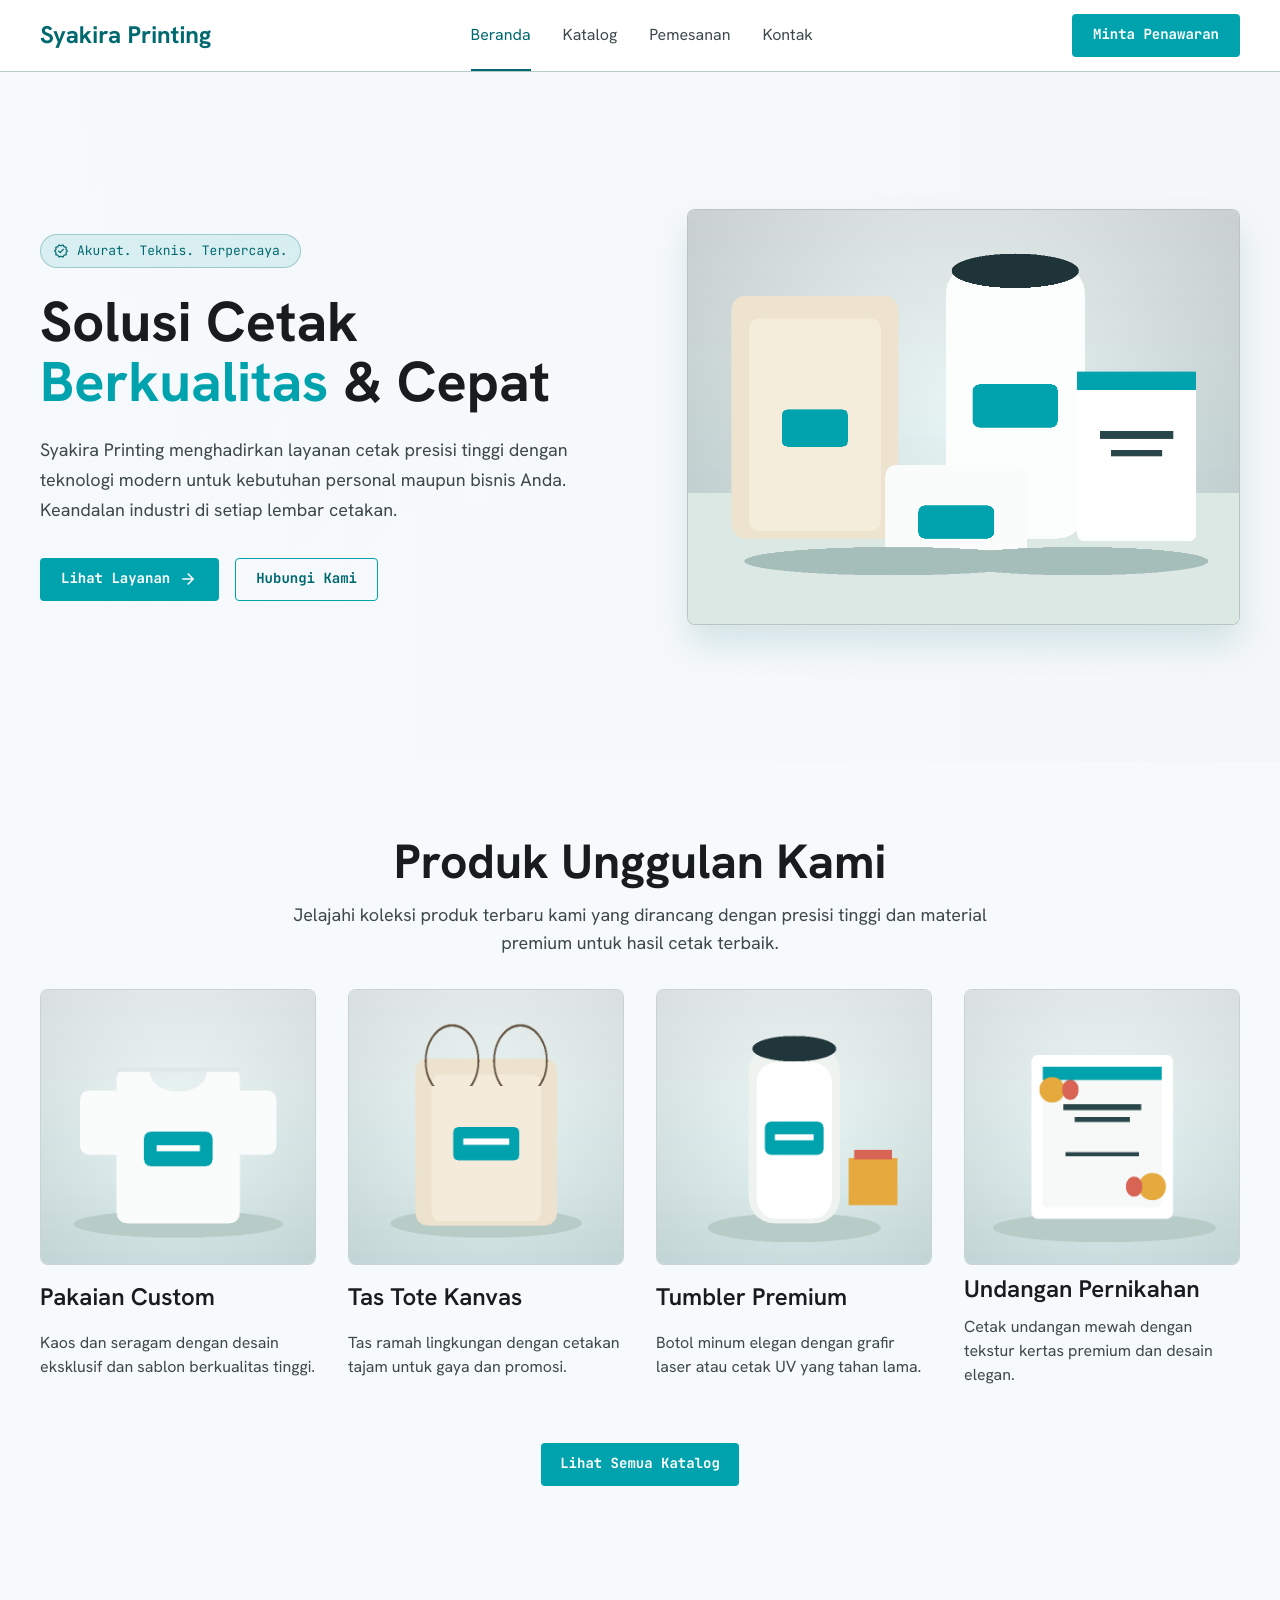
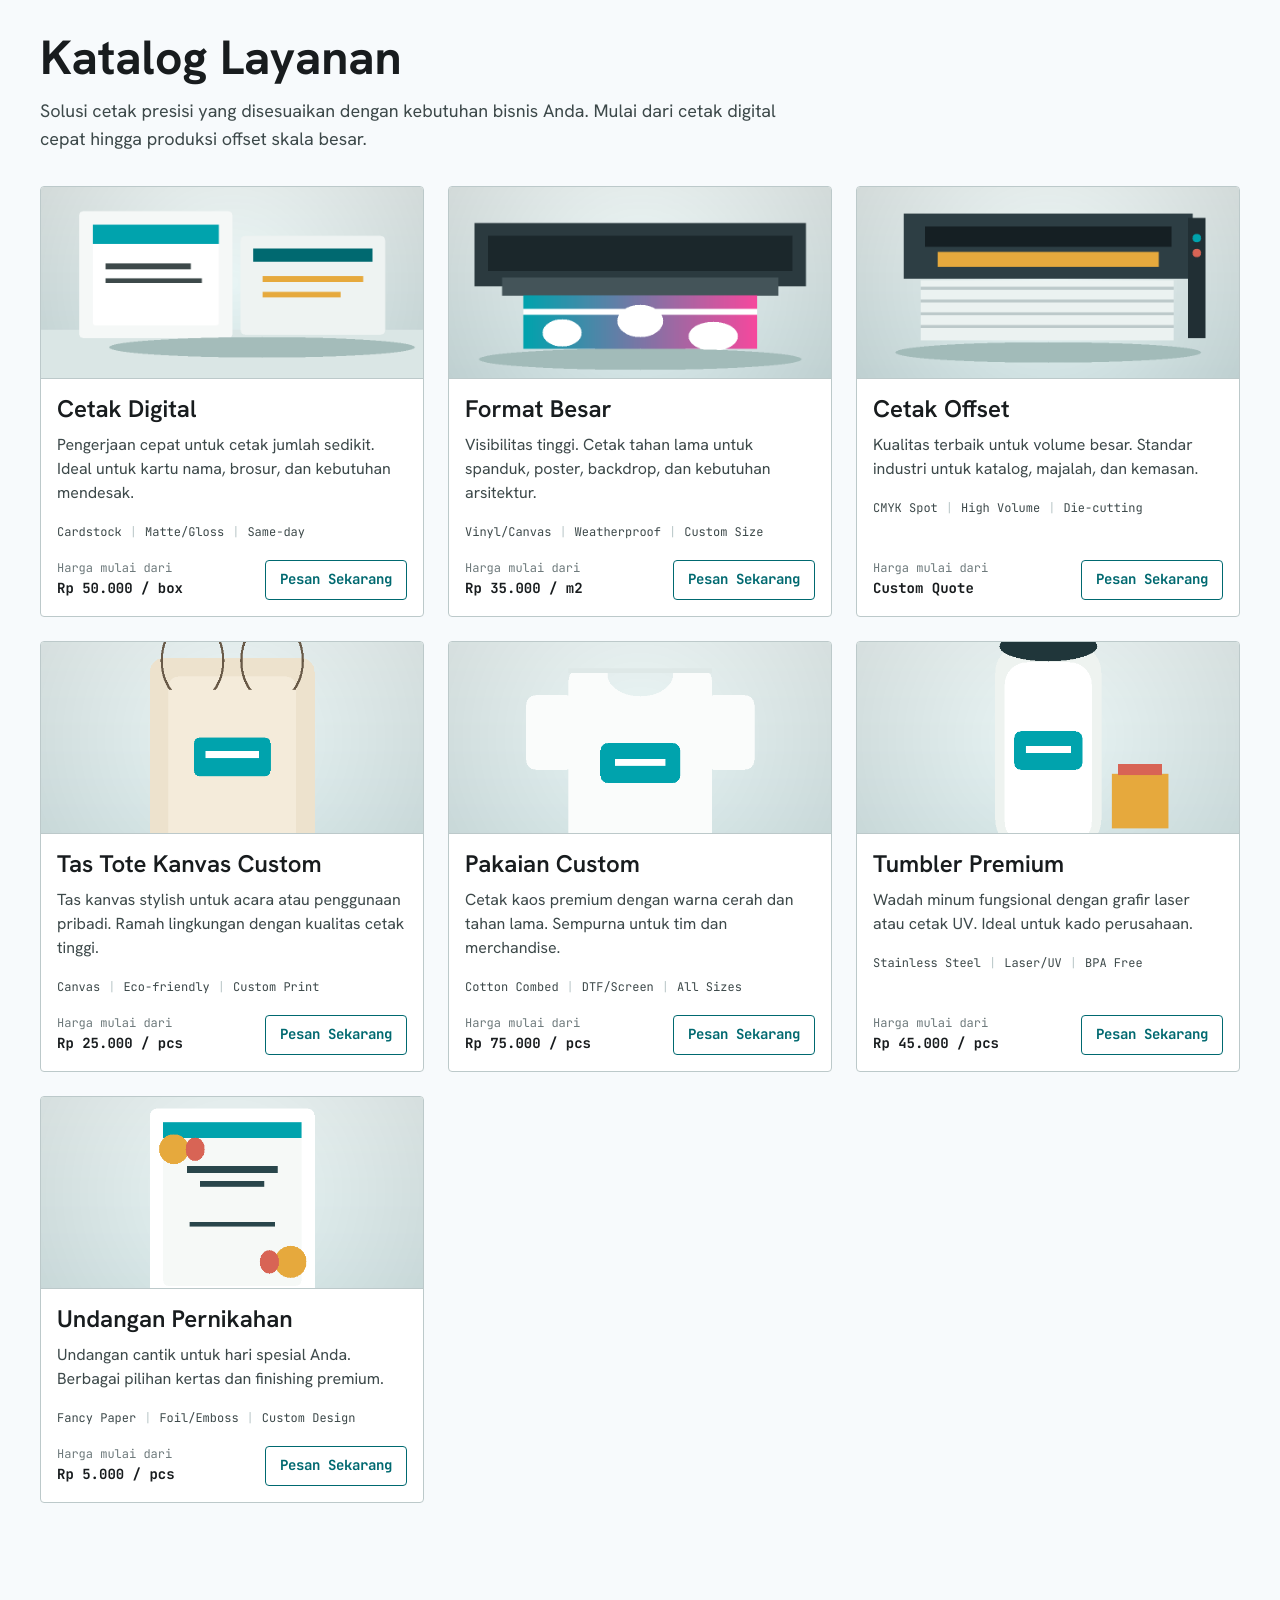
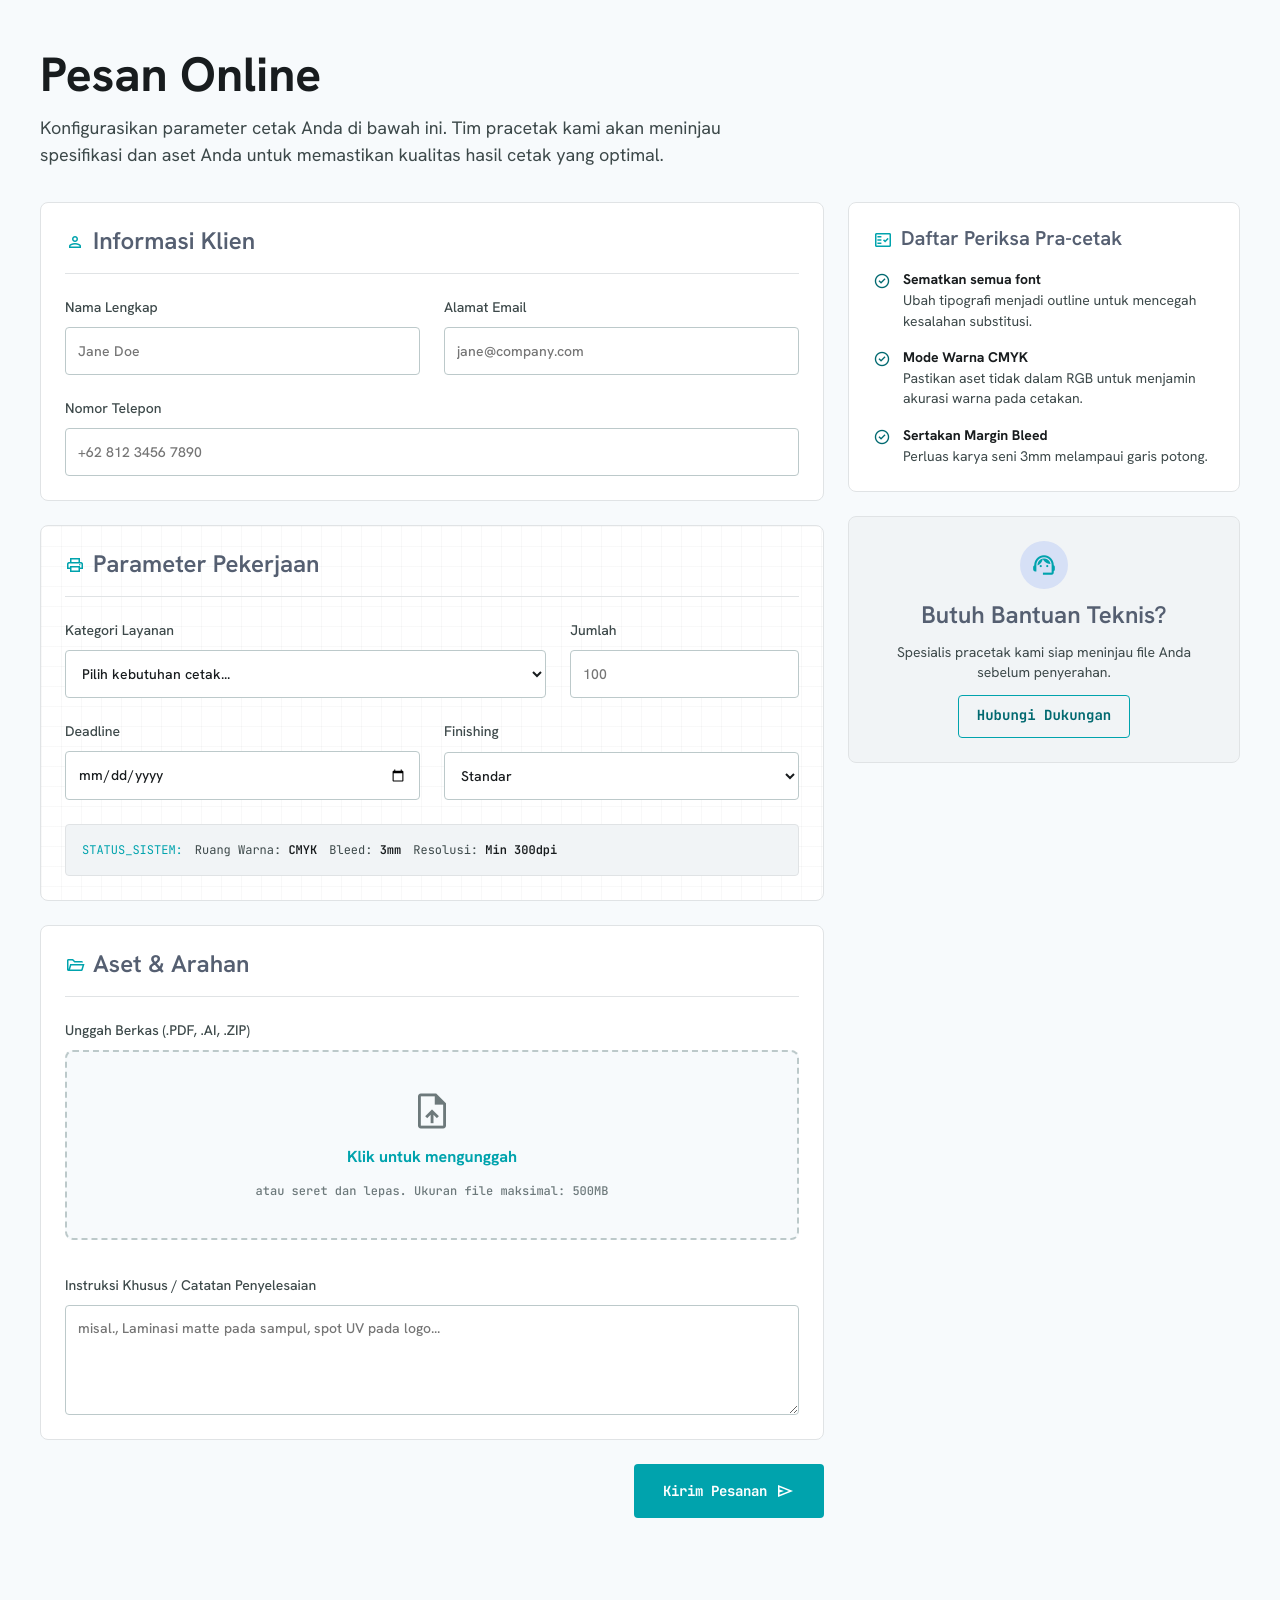
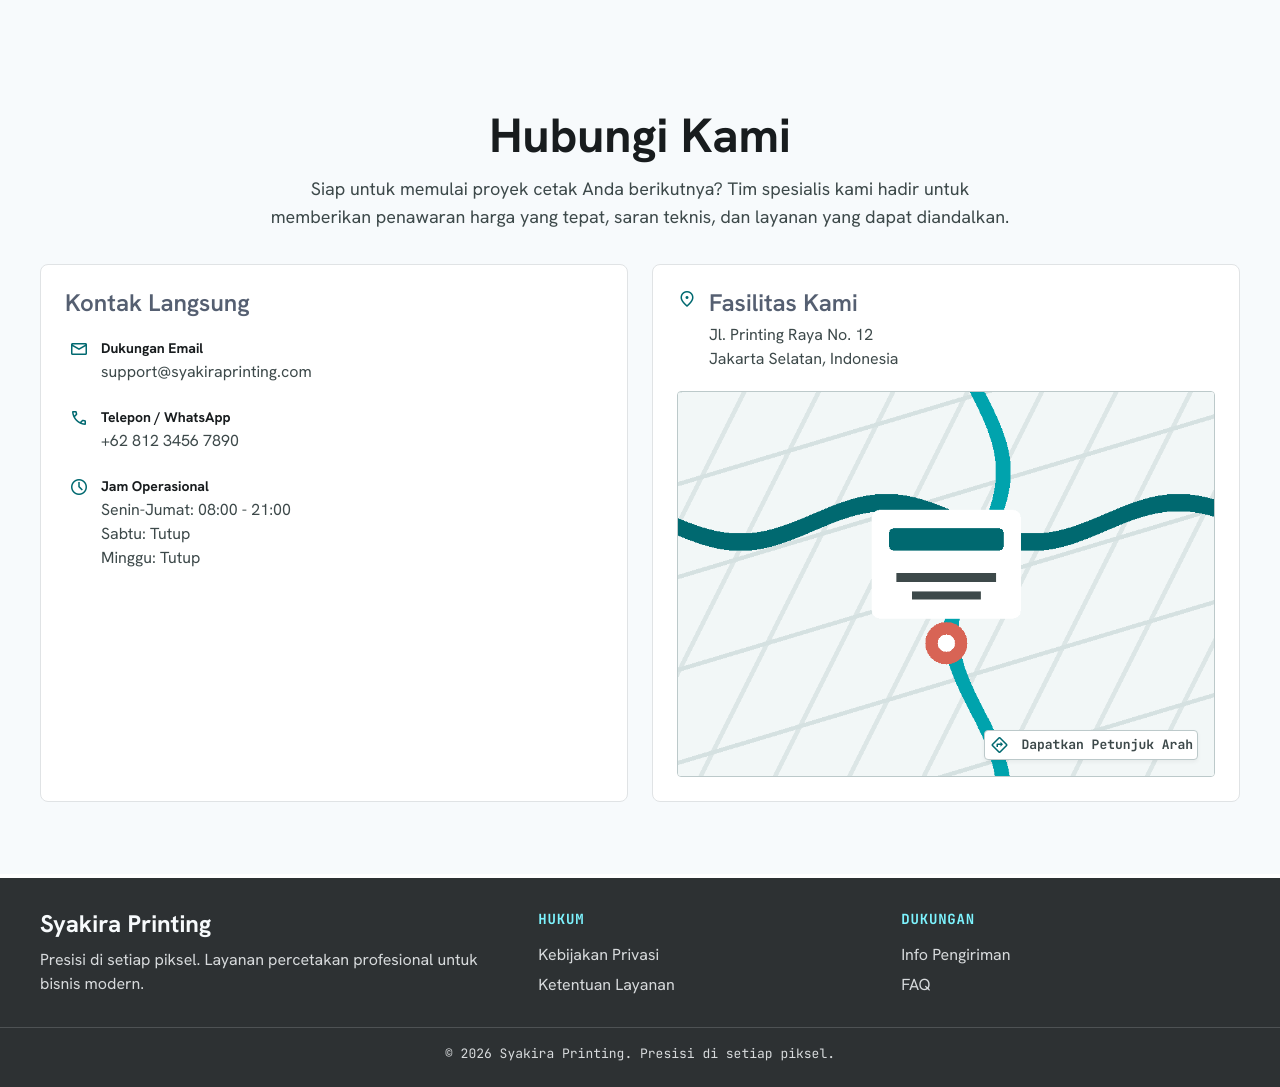
<file: index.html>
<!DOCTYPE html>
<html lang="id">
<head>
  <meta charset="UTF-8">
  <meta name="viewport" content="width=device-width, initial-scale=1.0">
  <title>Syakira Printing - Solusi Cetak Berkualitas & Cepat</title>
  <link rel="preconnect" href="https://fonts.googleapis.com">
  <link rel="preconnect" href="https://fonts.gstatic.com" crossorigin>
  <link href="https://fonts.googleapis.com/css2?family=Hanken+Grotesk:wght@400;500;600;700&family=JetBrains+Mono:wght@400;500;600&family=Material+Symbols+Outlined:wght@400&display=swap" rel="stylesheet">
  <link rel="stylesheet" href="styles.css">
</head>
<body>
  <header class="topbar">
    <div class="topbar-inner">
      <a class="brand" href="#beranda">Syakira Printing</a>
      <button class="menu-button" type="button" aria-expanded="false" aria-controls="site-nav">
        <span class="material-symbols-outlined" aria-hidden="true">menu</span>
      </button>
      <nav class="site-nav" id="site-nav" aria-label="Navigasi utama">
        <a class="active" href="#beranda">Beranda</a>
        <a href="#katalog">Katalog</a>
        <a href="#pesan">Pemesanan</a>
        <a href="#kontak">Kontak</a>
      </nav>
      <a class="quote-button" href="#pesan">Minta Penawaran</a>
    </div>
  </header>

  <main>
    <section class="hero" id="beranda">
      <div class="hero-inner">
        <div class="hero-copy">
          <p class="technical-pill">
            <span class="material-symbols-outlined" aria-hidden="true">verified</span>
            Akurat. Teknis. Terpercaya.
          </p>
          <h1>Solusi Cetak <span>Berkualitas</span> & Cepat</h1>
          <p>Syakira Printing menghadirkan layanan cetak presisi tinggi dengan teknologi modern untuk kebutuhan personal maupun bisnis Anda. Keandalan industri di setiap lembar cetakan.</p>
          <div class="hero-actions">
            <a class="button primary" href="#katalog">Lihat Layanan <span class="material-symbols-outlined" aria-hidden="true">arrow_forward</span></a>
            <a class="button secondary" href="#kontak">Hubungi Kami</a>
          </div>
        </div>
        <div class="hero-media">
          <img src="assets/hero-printing.png" alt="Tumpukan material cetak premium dengan aksen warna teal">
        </div>
      </div>
    </section>

    <section class="section featured" aria-labelledby="featured-title">
      <div class="section-header center">
        <h2 id="featured-title">Produk Unggulan Kami</h2>
        <p>Jelajahi koleksi produk terbaru kami yang dirancang dengan presisi tinggi dan material premium untuk hasil cetak terbaik.</p>
      </div>
      <div class="featured-grid">
        <article class="featured-item">
          <img src="assets/tshirt.png" alt="Pakaian custom Syakira Printing">
          <h3>Pakaian Custom</h3>
          <p>Kaos dan seragam dengan desain eksklusif dan sablon berkualitas tinggi.</p>
        </article>
        <article class="featured-item">
          <img src="assets/tote-bag.png" alt="Tas tote kanvas Syakira Printing">
          <h3>Tas Tote Kanvas</h3>
          <p>Tas ramah lingkungan dengan cetakan tajam untuk gaya dan promosi.</p>
        </article>
        <article class="featured-item">
          <img src="assets/tumbler.png" alt="Tumbler premium Syakira Printing">
          <h3>Tumbler Premium</h3>
          <p>Botol minum elegan dengan grafir laser atau cetak UV yang tahan lama.</p>
        </article>
        <article class="featured-item">
          <img src="assets/invitation.png" alt="Undangan pernikahan Syakira Printing">
          <h3>Undangan Pernikahan</h3>
          <p>Cetak undangan mewah dengan tekstur kertas premium dan desain elegan.</p>
        </article>
      </div>
      <div class="center-action">
        <a class="button primary compact" href="#katalog">Lihat Semua Katalog</a>
      </div>
    </section>

    <section class="section catalog" id="katalog" aria-labelledby="catalog-title">
      <div class="section-header">
        <h2 id="catalog-title">Katalog Layanan</h2>
        <p>Solusi cetak presisi yang disesuaikan dengan kebutuhan bisnis Anda. Mulai dari cetak digital cepat hingga produksi offset skala besar.</p>
      </div>
      <div class="catalog-grid">
        <article class="service-card">
          <img src="assets/digital-print.png" alt="Cetak digital untuk kartu nama dan brosur">
          <div class="service-body">
            <h3>Cetak Digital</h3>
            <p>Pengerjaan cepat untuk cetak jumlah sedikit. Ideal untuk kartu nama, brosur, dan kebutuhan mendesak.</p>
            <p class="spec-list"><span>Cardstock</span><span>Matte/Gloss</span><span>Same-day</span></p>
            <div class="price-row">
              <p><span>Harga mulai dari</span><strong>Rp 50.000 / box</strong></p>
              <button class="button outline order-service" type="button" data-service="Cetak Digital">Pesan Sekarang</button>
            </div>
          </div>
        </article>
        <article class="service-card">
          <img src="assets/large-format.png" alt="Mesin cetak format besar untuk banner">
          <div class="service-body">
            <h3>Format Besar</h3>
            <p>Visibilitas tinggi. Cetak tahan lama untuk spanduk, poster, backdrop, dan kebutuhan arsitektur.</p>
            <p class="spec-list"><span>Vinyl/Canvas</span><span>Weatherproof</span><span>Custom Size</span></p>
            <div class="price-row">
              <p><span>Harga mulai dari</span><strong>Rp 35.000 / m2</strong></p>
              <button class="button outline order-service" type="button" data-service="Format Besar">Pesan Sekarang</button>
            </div>
          </div>
        </article>
        <article class="service-card">
          <img src="assets/offset-print.png" alt="Cetak offset volume besar">
          <div class="service-body">
            <h3>Cetak Offset</h3>
            <p>Kualitas terbaik untuk volume besar. Standar industri untuk katalog, majalah, dan kemasan.</p>
            <p class="spec-list"><span>CMYK Spot</span><span>High Volume</span><span>Die-cutting</span></p>
            <div class="price-row">
              <p><span>Harga mulai dari</span><strong>Custom Quote</strong></p>
              <button class="button outline order-service" type="button" data-service="Cetak Offset">Pesan Sekarang</button>
            </div>
          </div>
        </article>
        <article class="service-card">
          <img src="assets/tote-bag.png" alt="Tas tote kanvas custom">
          <div class="service-body">
            <h3>Tas Tote Kanvas Custom</h3>
            <p>Tas kanvas stylish untuk acara atau penggunaan pribadi. Ramah lingkungan dengan kualitas cetak tinggi.</p>
            <p class="spec-list"><span>Canvas</span><span>Eco-friendly</span><span>Custom Print</span></p>
            <div class="price-row">
              <p><span>Harga mulai dari</span><strong>Rp 25.000 / pcs</strong></p>
              <button class="button outline order-service" type="button" data-service="Tas Tote Kanvas">Pesan Sekarang</button>
            </div>
          </div>
        </article>
        <article class="service-card">
          <img src="assets/tshirt.png" alt="Pakaian custom">
          <div class="service-body">
            <h3>Pakaian Custom</h3>
            <p>Cetak kaos premium dengan warna cerah dan tahan lama. Sempurna untuk tim dan merchandise.</p>
            <p class="spec-list"><span>Cotton Combed</span><span>DTF/Screen</span><span>All Sizes</span></p>
            <div class="price-row">
              <p><span>Harga mulai dari</span><strong>Rp 75.000 / pcs</strong></p>
              <button class="button outline order-service" type="button" data-service="Pakaian Custom">Pesan Sekarang</button>
            </div>
          </div>
        </article>
        <article class="service-card">
          <img src="assets/tumbler.png" alt="Tumbler premium">
          <div class="service-body">
            <h3>Tumbler Premium</h3>
            <p>Wadah minum fungsional dengan grafir laser atau cetak UV. Ideal untuk kado perusahaan.</p>
            <p class="spec-list"><span>Stainless Steel</span><span>Laser/UV</span><span>BPA Free</span></p>
            <div class="price-row">
              <p><span>Harga mulai dari</span><strong>Rp 45.000 / pcs</strong></p>
              <button class="button outline order-service" type="button" data-service="Tumbler Premium">Pesan Sekarang</button>
            </div>
          </div>
        </article>
        <article class="service-card">
          <img src="assets/invitation.png" alt="Undangan pernikahan premium">
          <div class="service-body">
            <h3>Undangan Pernikahan</h3>
            <p>Undangan cantik untuk hari spesial Anda. Berbagai pilihan kertas dan finishing premium.</p>
            <p class="spec-list"><span>Fancy Paper</span><span>Foil/Emboss</span><span>Custom Design</span></p>
            <div class="price-row">
              <p><span>Harga mulai dari</span><strong>Rp 5.000 / pcs</strong></p>
              <button class="button outline order-service" type="button" data-service="Undangan Pernikahan">Pesan Sekarang</button>
            </div>
          </div>
        </article>
      </div>
    </section>

    <section class="section order" id="pesan" aria-labelledby="order-title">
      <div class="section-header">
        <h2 id="order-title">Pesan Online</h2>
        <p>Konfigurasikan parameter cetak Anda di bawah ini. Tim pracetak kami akan meninjau spesifikasi dan aset Anda untuk memastikan kualitas hasil cetak yang optimal.</p>
      </div>
      <div class="order-layout">
        <form class="order-form" id="order-form">
          <section class="form-panel">
            <div class="panel-title">
              <span class="material-symbols-outlined" aria-hidden="true">person</span>
              <h3>Informasi Klien</h3>
            </div>
            <div class="form-grid">
              <label>Nama Lengkap
                <input type="text" name="name" placeholder="Jane Doe" required>
              </label>
              <label>Alamat Email
                <input type="email" name="email" placeholder="jane@company.com" required>
              </label>
              <label class="span-2">Nomor Telepon
                <input type="tel" name="phone" placeholder="+62 812 3456 7890" required>
              </label>
            </div>
          </section>

          <section class="form-panel technical-bg">
            <div class="panel-title">
              <span class="material-symbols-outlined" aria-hidden="true">print</span>
              <h3>Parameter Pekerjaan</h3>
            </div>
            <div class="form-grid twelve">
              <label class="span-8">Kategori Layanan
                <select name="service" id="service-select" required>
                  <option value="">Pilih kebutuhan cetak...</option>
                  <option>Cetak Digital</option>
                  <option>Format Besar</option>
                  <option>Cetak Offset</option>
                  <option>Tas Tote Kanvas</option>
                  <option>Pakaian Custom</option>
                  <option>Tumbler Premium</option>
                  <option>Undangan Pernikahan</option>
                </select>
              </label>
              <label class="span-4">Jumlah
                <input type="number" name="quantity" min="1" placeholder="100" required>
              </label>
              <label class="span-6">Deadline
                <input type="date" name="deadline" required>
              </label>
              <label class="span-6">Finishing
                <select name="finishing">
                  <option>Standar</option>
                  <option>Laminasi matte</option>
                  <option>Laminasi glossy</option>
                  <option>Foil / Emboss</option>
                  <option>Cutting khusus</option>
                </select>
              </label>
            </div>
            <div class="spec-readout">
              <span>STATUS_SISTEM:</span>
              <span>Ruang Warna: <strong>CMYK</strong></span>
              <span>Bleed: <strong>3mm</strong></span>
              <span>Resolusi: <strong>Min 300dpi</strong></span>
            </div>
          </section>

          <section class="form-panel">
            <div class="panel-title">
              <span class="material-symbols-outlined" aria-hidden="true">folder_open</span>
              <h3>Aset & Arahan</h3>
            </div>
            <label>Unggah Berkas (.PDF, .AI, .ZIP)
              <span class="drop-zone" id="drop-zone">
                <span class="material-symbols-outlined" aria-hidden="true">upload_file</span>
                <strong>Klik untuk mengunggah</strong>
                <small>atau seret dan lepas. Ukuran file maksimal: 500MB</small>
                <input id="asset-upload" type="file" name="asset" accept=".pdf,.ai,.zip" multiple>
              </span>
            </label>
            <ul class="file-list" id="file-list" aria-live="polite"></ul>
            <label>Instruksi Khusus / Catatan Penyelesaian
              <textarea name="notes" rows="4" placeholder="misal., Laminasi matte pada sampul, spot UV pada logo..."></textarea>
            </label>
          </section>

          <button class="button primary submit-order" type="submit">
            Kirim Pesanan <span class="material-symbols-outlined" aria-hidden="true">send</span>
          </button>
          <p class="form-message" id="form-message" role="status" aria-live="polite"></p>
        </form>

        <aside class="order-aside" aria-label="Panduan pracetak">
          <div class="aside-card">
            <h3><span class="material-symbols-outlined" aria-hidden="true">fact_check</span> Daftar Periksa Pra-cetak</h3>
            <ul>
              <li><span class="material-symbols-outlined" aria-hidden="true">check_circle</span><div><strong>Sematkan semua font</strong><p>Ubah tipografi menjadi outline untuk mencegah kesalahan substitusi.</p></div></li>
              <li><span class="material-symbols-outlined" aria-hidden="true">check_circle</span><div><strong>Mode Warna CMYK</strong><p>Pastikan aset tidak dalam RGB untuk menjamin akurasi warna pada cetakan.</p></div></li>
              <li><span class="material-symbols-outlined" aria-hidden="true">check_circle</span><div><strong>Sertakan Margin Bleed</strong><p>Perluas karya seni 3mm melampaui garis potong.</p></div></li>
            </ul>
          </div>
          <div class="support-card">
            <span class="material-symbols-outlined" aria-hidden="true">support_agent</span>
            <h3>Butuh Bantuan Teknis?</h3>
            <p>Spesialis pracetak kami siap meninjau file Anda sebelum penyerahan.</p>
            <a class="button secondary compact" href="#kontak">Hubungi Dukungan</a>
          </div>
        </aside>
      </div>
    </section>

    <section class="section contact" id="kontak" aria-labelledby="contact-title">
      <div class="section-header center">
        <h2 id="contact-title">Hubungi Kami</h2>
        <p>Siap untuk memulai proyek cetak Anda berikutnya? Tim spesialis kami hadir untuk memberikan penawaran harga yang tepat, saran teknis, dan layanan yang dapat diandalkan.</p>
      </div>
      <div class="contact-grid">
        <div class="contact-card">
          <h3>Kontak Langsung</h3>
          <a href="mailto:support@syakiraprinting.com">
            <span class="material-symbols-outlined" aria-hidden="true">mail</span>
            <span><strong>Dukungan Email</strong>support@syakiraprinting.com</span>
          </a>
          <a href="https://wa.me/6281234567890" target="_blank" rel="noreferrer">
            <span class="material-symbols-outlined" aria-hidden="true">phone</span>
            <span><strong>Telepon / WhatsApp</strong>+62 812 3456 7890</span>
          </a>
          <div class="contact-line">
            <span class="material-symbols-outlined" aria-hidden="true">schedule</span>
            <span><strong>Jam Operasional</strong>Senin-Jumat: 08:00 - 21:00<br>Sabtu: Tutup<br>Minggu: Tutup</span>
          </div>
        </div>
        <div class="contact-card map-card">
          <div class="map-heading">
            <span class="material-symbols-outlined" aria-hidden="true">location_on</span>
            <div>
              <h3>Fasilitas Kami</h3>
              <p>Jl. Printing Raya No. 12<br>Jakarta Selatan, Indonesia</p>
            </div>
          </div>
          <div class="map-frame">
            <img src="assets/map-preview.png" alt="Peta lokasi Syakira Printing di Jakarta Selatan">
            <a class="direction-button" href="https://www.openstreetmap.org/?mlat=-6.227&mlon=106.817#map=15/-6.227/106.817" target="_blank" rel="noreferrer">
              <span class="material-symbols-outlined" aria-hidden="true">directions</span>
              Dapatkan Petunjuk Arah
            </a>
          </div>
        </div>
      </div>
    </section>
  </main>

  <footer class="site-footer">
    <div class="footer-grid">
      <div>
        <h2>Syakira Printing</h2>
        <p>Presisi di setiap piksel. Layanan percetakan profesional untuk bisnis modern.</p>
      </div>
      <div>
        <h3>Hukum</h3>
        <a href="#">Kebijakan Privasi</a>
        <a href="#">Ketentuan Layanan</a>
      </div>
      <div>
        <h3>Dukungan</h3>
        <a href="#">Info Pengiriman</a>
        <a href="#">FAQ</a>
      </div>
    </div>
    <p class="copyright">© 2026 Syakira Printing. Presisi di setiap piksel.</p>
  </footer>

  <script src="script.js"></script>
</body>
</html>
</file>
<file: styles.css>
:root {
  --surface: #f7fafc;
  --surface-lowest: #ffffff;
  --surface-low: #f1f4f6;
  --surface-container: #ebeef0;
  --surface-highest: #e0e3e5;
  --on-surface: #181c1e;
  --on-variant: #3d494a;
  --secondary: #555f71;
  --inverse: #2d3133;
  --primary: #006970;
  --primary-container: #00a3ad;
  --primary-fixed: #7df4ff;
  --outline: #6d797b;
  --outline-variant: #bcc9ca;
  --gutter: 24px;
  --container: 1280px;
  --desktop-margin: 40px;
  --mobile-margin: 16px;
  --radius: 4px;
  --radius-lg: 8px;
  --shadow-tight: 0 2px 4px rgba(0, 0, 0, 0.05);
}

* {
  box-sizing: border-box;
}

html {
  scroll-behavior: smooth;
}

body {
  margin: 0;
  background: var(--surface);
  color: var(--on-surface);
  font-family: "Hanken Grotesk", Arial, sans-serif;
  font-size: 16px;
  line-height: 1.5;
  text-rendering: geometricPrecision;
}

body.menu-open {
  overflow: hidden;
}

img {
  display: block;
  max-width: 100%;
}

a {
  color: inherit;
  text-decoration: none;
}

button,
input,
select,
textarea {
  font: inherit;
}

.material-symbols-outlined {
  font-family: "Material Symbols Outlined";
  font-weight: normal;
  font-style: normal;
  font-size: 20px;
  line-height: 1;
  letter-spacing: normal;
  text-transform: none;
  display: inline-block;
  white-space: nowrap;
  word-wrap: normal;
  direction: ltr;
  -webkit-font-feature-settings: "liga";
  -webkit-font-smoothing: antialiased;
}

.topbar {
  position: sticky;
  top: 0;
  z-index: 50;
  height: 72px;
  border-bottom: 1px solid var(--outline-variant);
  background: rgba(255, 255, 255, 0.94);
  backdrop-filter: blur(12px);
}

.topbar-inner {
  display: grid;
  grid-template-columns: auto 1fr auto;
  align-items: center;
  gap: 24px;
  width: min(100%, var(--container));
  height: 100%;
  margin: 0 auto;
  padding: 0 var(--desktop-margin);
}

.brand {
  color: var(--primary);
  font-size: 24px;
  font-weight: 700;
  letter-spacing: 0;
}

.site-nav {
  display: flex;
  justify-content: center;
  gap: 32px;
  height: 100%;
}

.site-nav a {
  display: inline-flex;
  align-items: center;
  border-bottom: 2px solid transparent;
  color: var(--on-variant);
  font-size: 16px;
  transition: color 0.2s ease, border-color 0.2s ease;
}

.site-nav a:hover,
.site-nav a.active {
  border-color: var(--primary);
  color: var(--primary);
}

.quote-button,
.button {
  display: inline-flex;
  align-items: center;
  justify-content: center;
  gap: 8px;
  min-height: 42px;
  border: 1px solid transparent;
  border-radius: var(--radius);
  cursor: pointer;
  font-family: "JetBrains Mono", monospace;
  font-size: 14px;
  font-weight: 700;
  letter-spacing: 0;
  padding: 10px 20px;
  transition: background 0.2s ease, border-color 0.2s ease, color 0.2s ease, filter 0.2s ease, transform 0.15s ease;
}

.quote-button,
.button.primary {
  background: var(--primary-container);
  color: #ffffff;
}

.quote-button:hover,
.button.primary:hover {
  filter: brightness(0.92);
}

.button:active {
  transform: scale(0.98);
}

.button.secondary {
  border-color: var(--primary-container);
  background: transparent;
  color: var(--primary);
}

.button.secondary:hover,
.button.outline:hover {
  background: rgba(0, 163, 173, 0.06);
}

.button.outline {
  min-height: 40px;
  border-color: var(--primary);
  background: transparent;
  color: var(--primary);
  padding: 8px 14px;
}

.button.compact {
  min-height: 40px;
  padding-inline: 18px;
}

.menu-button {
  display: none;
  width: 44px;
  height: 44px;
  border: 1px solid var(--outline-variant);
  border-radius: var(--radius);
  background: var(--surface-lowest);
  color: var(--on-variant);
}

.hero {
  overflow: hidden;
  background:
    linear-gradient(90deg, rgba(247, 250, 252, 0.98) 0%, rgba(247, 250, 252, 0.86) 52%, rgba(247, 250, 252, 0.5) 100%),
    linear-gradient(135deg, rgba(0, 105, 112, 0.09), transparent 45%),
    var(--surface-low);
}

.hero-inner,
.section,
.footer-grid,
.copyright {
  width: min(100%, var(--container));
  margin: 0 auto;
  padding-right: var(--desktop-margin);
  padding-left: var(--desktop-margin);
}

.hero-inner {
  display: grid;
  grid-template-columns: minmax(0, 1fr) minmax(460px, 0.95fr);
  gap: 64px;
  align-items: center;
  min-height: 690px;
  padding-top: 88px;
  padding-bottom: 88px;
}

.hero-copy {
  display: grid;
  justify-items: start;
  gap: 24px;
}

.technical-pill {
  display: inline-flex;
  align-items: center;
  gap: 8px;
  margin: 0;
  border: 1px solid rgba(0, 105, 112, 0.28);
  border-radius: 999px;
  background: rgba(0, 163, 173, 0.12);
  color: var(--primary);
  font-family: "JetBrains Mono", monospace;
  font-size: 13px;
  line-height: 1;
  padding: 8px 12px;
}

.technical-pill .material-symbols-outlined {
  font-size: 16px;
}

h1,
h2,
h3,
p {
  margin: 0;
}

h1 {
  max-width: 680px;
  font-size: clamp(42px, 5vw, 56px);
  font-weight: 700;
  line-height: 1.08;
  letter-spacing: 0;
}

h1 span {
  color: var(--primary-container);
}

.hero-copy > p:not(.technical-pill) {
  max-width: 570px;
  color: var(--on-variant);
  font-size: 18px;
  line-height: 1.65;
}

.hero-actions {
  display: flex;
  flex-wrap: wrap;
  gap: 16px;
  margin-top: 8px;
}

.hero-media {
  border: 1px solid rgba(109, 121, 123, 0.45);
  border-radius: var(--radius-lg);
  background: var(--surface-lowest);
  box-shadow: 0 20px 35px rgba(0, 105, 112, 0.14);
  overflow: hidden;
}

.hero-media img {
  width: 100%;
  aspect-ratio: 4 / 3;
  object-fit: cover;
}

.section {
  padding-top: 72px;
  padding-bottom: 72px;
}

.featured {
  background: var(--surface);
}

.catalog,
.order {
  background: var(--surface);
}

.section-header {
  max-width: 760px;
  margin-bottom: 32px;
}

.section-header.center {
  margin-right: auto;
  margin-left: auto;
  text-align: center;
}

.section-header h2 {
  margin-bottom: 12px;
  font-size: clamp(36px, 4vw, 48px);
  font-weight: 700;
  line-height: 1.16;
  letter-spacing: 0;
}

.section-header p {
  color: var(--on-variant);
  font-size: 18px;
  line-height: 1.55;
}

.featured-grid {
  display: grid;
  grid-template-columns: repeat(4, minmax(0, 1fr));
  gap: 32px;
}

.featured-item {
  display: grid;
  gap: 10px;
}

.featured-item img {
  width: 100%;
  aspect-ratio: 1 / 1;
  border: 1px solid rgba(188, 201, 202, 0.8);
  border-radius: var(--radius-lg);
  background: var(--surface-lowest);
  object-fit: cover;
}

.featured-item h3,
.service-card h3 {
  color: var(--on-surface);
  font-size: 24px;
  font-weight: 600;
  line-height: 1.25;
}

.featured-item p,
.service-card p {
  color: var(--on-variant);
}

.center-action {
  display: flex;
  justify-content: center;
  margin-top: 56px;
}

.catalog-grid {
  display: grid;
  grid-template-columns: repeat(3, minmax(0, 1fr));
  gap: 24px;
}

.service-card {
  display: flex;
  min-height: 100%;
  flex-direction: column;
  border: 1px solid var(--outline-variant);
  border-radius: var(--radius);
  background: var(--surface-lowest);
  overflow: hidden;
  transition: border-color 0.2s ease, box-shadow 0.2s ease;
}

.service-card:hover {
  border-color: var(--primary-container);
  box-shadow: var(--shadow-tight);
}

.service-card > img {
  width: 100%;
  height: 192px;
  border-bottom: 1px solid var(--outline-variant);
  background: var(--surface-low);
  object-fit: cover;
  transition: transform 0.45s ease;
}

.service-card:hover > img {
  transform: scale(1.03);
}

.service-body {
  display: flex;
  flex: 1;
  flex-direction: column;
  padding: 16px;
}

.service-body > p:first-of-type {
  margin-top: 8px;
}

.spec-list {
  display: flex;
  flex-wrap: wrap;
  gap: 8px;
  margin-top: 18px;
  font-family: "JetBrains Mono", monospace;
  font-size: 12px;
}

.spec-list span:not(:last-child)::after {
  content: "|";
  margin-left: 8px;
  color: var(--outline-variant);
}

.price-row {
  display: flex;
  align-items: end;
  justify-content: space-between;
  gap: 16px;
  margin-top: auto;
  padding-top: 18px;
}

.price-row p {
  display: grid;
  gap: 2px;
  color: var(--outline);
  font-family: "JetBrains Mono", monospace;
  font-size: 12px;
}

.price-row strong {
  color: var(--on-surface);
  font-size: 14px;
}

.order-layout {
  display: grid;
  grid-template-columns: minmax(0, 2fr) minmax(300px, 1fr);
  gap: 24px;
  align-items: start;
}

.order-form {
  display: grid;
  gap: 24px;
}

.form-panel,
.aside-card,
.support-card,
.contact-card {
  border: 1px solid var(--surface-highest);
  border-radius: var(--radius-lg);
  background: var(--surface-lowest);
  padding: 24px;
}

.technical-bg {
  position: relative;
  overflow: hidden;
}

.technical-bg::before {
  position: absolute;
  inset: 0;
  background-image:
    linear-gradient(rgba(24, 28, 30, 0.05) 1px, transparent 1px),
    linear-gradient(90deg, rgba(24, 28, 30, 0.05) 1px, transparent 1px);
  background-size: 20px 20px;
  content: "";
  opacity: 0.6;
  pointer-events: none;
}

.technical-bg > * {
  position: relative;
}

.panel-title {
  display: flex;
  align-items: center;
  gap: 8px;
  margin-bottom: 24px;
  border-bottom: 1px solid var(--surface-highest);
  padding-bottom: 16px;
}

.panel-title .material-symbols-outlined {
  color: var(--primary-container);
}

.panel-title h3,
.aside-card h3,
.support-card h3,
.contact-card h3 {
  color: var(--secondary);
  font-size: 24px;
  font-weight: 600;
  line-height: 1.25;
}

.form-grid {
  display: grid;
  grid-template-columns: repeat(2, minmax(0, 1fr));
  gap: 24px;
}

.form-grid.twelve {
  grid-template-columns: repeat(12, minmax(0, 1fr));
}

.span-2 {
  grid-column: span 2;
}

.span-4 {
  grid-column: span 4;
}

.span-6 {
  grid-column: span 6;
}

.span-8 {
  grid-column: span 8;
}

label {
  display: grid;
  gap: 8px;
  color: var(--on-variant);
  font-size: 14px;
  font-weight: 500;
}

input,
select,
textarea {
  width: 100%;
  min-height: 48px;
  border: 1px solid var(--outline-variant);
  border-radius: var(--radius);
  background: var(--surface-lowest);
  color: var(--on-surface);
  padding: 12px;
}

textarea {
  resize: vertical;
}

input:focus,
select:focus,
textarea:focus {
  border-color: var(--primary-container);
  box-shadow: 0 0 0 2px rgba(0, 163, 173, 0.2);
  outline: 0;
}

.spec-readout {
  display: flex;
  flex-wrap: wrap;
  gap: 12px;
  margin-top: 24px;
  border: 1px solid var(--surface-highest);
  border-radius: var(--radius);
  background: var(--surface-low);
  color: var(--on-variant);
  font-family: "JetBrains Mono", monospace;
  font-size: 12px;
  padding: 16px;
}

.spec-readout span:first-child {
  color: var(--primary-container);
}

.spec-readout strong {
  color: var(--on-surface);
  font-weight: 600;
}

.drop-zone {
  position: relative;
  display: grid;
  min-height: 190px;
  place-items: center;
  border: 2px dashed var(--outline-variant);
  border-radius: var(--radius-lg);
  background: var(--surface);
  color: var(--on-variant);
  cursor: pointer;
  padding: 32px;
  text-align: center;
  transition: background 0.2s ease, border-color 0.2s ease;
}

.drop-zone:hover,
.drop-zone.dragging {
  border-color: var(--primary-container);
  background: var(--surface-low);
}

.drop-zone .material-symbols-outlined {
  color: var(--outline);
  font-size: 42px;
}

.drop-zone strong {
  color: var(--primary-container);
  font-size: 16px;
}

.drop-zone small {
  color: var(--outline);
  font-family: "JetBrains Mono", monospace;
  font-size: 12px;
}

.drop-zone input {
  position: absolute;
  inset: 0;
  opacity: 0;
  cursor: pointer;
}

.file-list {
  display: grid;
  gap: 8px;
  margin: 12px 0 24px;
  padding: 0;
  list-style: none;
}

.file-list li {
  border: 1px solid var(--outline-variant);
  border-radius: var(--radius);
  background: var(--surface-low);
  color: var(--on-variant);
  font-family: "JetBrains Mono", monospace;
  font-size: 12px;
  padding: 10px 12px;
}

.submit-order {
  justify-self: end;
  min-height: 54px;
  padding-inline: 28px;
}

.form-message {
  min-height: 22px;
  color: var(--primary);
  font-weight: 700;
}

.order-aside {
  position: sticky;
  top: 96px;
  display: grid;
  gap: 24px;
}

.aside-card h3 {
  display: flex;
  align-items: center;
  gap: 8px;
  margin-bottom: 18px;
  font-size: 20px;
}

.aside-card h3 .material-symbols-outlined,
.support-card > .material-symbols-outlined {
  color: var(--primary-container);
}

.aside-card ul {
  display: grid;
  gap: 16px;
  margin: 0;
  padding: 0;
  list-style: none;
}

.aside-card li {
  display: flex;
  gap: 12px;
}

.aside-card li > .material-symbols-outlined {
  color: var(--primary);
  font-size: 18px;
  margin-top: 2px;
}

.aside-card strong,
.contact-card strong {
  display: block;
  color: var(--on-surface);
  font-size: 14px;
  font-weight: 700;
}

.aside-card p,
.support-card p {
  color: var(--on-variant);
  font-size: 14px;
  line-height: 1.45;
}

.support-card {
  display: grid;
  justify-items: center;
  gap: 12px;
  background: var(--surface-low);
  text-align: center;
}

.support-card > .material-symbols-outlined {
  display: grid;
  width: 48px;
  height: 48px;
  place-items: center;
  border-radius: 50%;
  background: #d6e0f6;
  font-size: 26px;
}

.contact-grid {
  display: grid;
  grid-template-columns: repeat(2, minmax(0, 1fr));
  gap: 24px;
}

.contact-card {
  display: grid;
  align-content: start;
  gap: 16px;
}

.contact-card a,
.contact-line,
.map-heading {
  display: flex;
  align-items: flex-start;
  gap: 12px;
}

.contact-card a,
.contact-line {
  border-radius: var(--radius);
  color: var(--on-variant);
  padding: 4px;
  transition: background 0.2s ease, color 0.2s ease;
}

.contact-card a:hover {
  background: var(--surface-low);
  color: var(--primary);
}

.contact-card .material-symbols-outlined {
  color: var(--primary);
}

.map-card {
  gap: 20px;
}

.map-heading h3 {
  margin-bottom: 4px;
}

.map-heading p {
  color: var(--on-variant);
}

.map-frame {
  position: relative;
  min-height: 384px;
  border: 1px solid var(--outline-variant);
  border-radius: var(--radius);
  overflow: hidden;
}

.map-frame img {
  width: 100%;
  height: 100%;
  min-height: 384px;
  object-fit: cover;
  transition: transform 0.45s ease;
}

.map-frame:hover img {
  transform: scale(1.03);
}

.direction-button {
  position: absolute;
  right: 16px;
  bottom: 16px;
  display: inline-flex;
  align-items: center;
  gap: 6px;
  border: 1px solid var(--outline-variant);
  border-radius: var(--radius);
  background: var(--surface-lowest);
  color: var(--primary);
  font-family: "JetBrains Mono", monospace;
  font-size: 13px;
  font-weight: 700;
  padding: 9px 12px;
  box-shadow: var(--shadow-tight);
}

.site-footer {
  border-top: 4px solid var(--surface-lowest);
  background: var(--inverse);
  color: var(--surface);
}

.footer-grid {
  display: grid;
  grid-template-columns: 1.4fr 1fr 1fr;
  gap: 24px;
  padding-top: 32px;
  padding-bottom: 24px;
}

.site-footer h2 {
  margin-bottom: 8px;
  font-size: 24px;
  line-height: 1.25;
}

.site-footer h3 {
  margin-bottom: 12px;
  color: var(--primary-fixed);
  font-family: "JetBrains Mono", monospace;
  font-size: 14px;
  letter-spacing: 0.06em;
  text-transform: uppercase;
}

.site-footer p,
.site-footer a {
  display: block;
  color: #d7dadc;
}

.site-footer a {
  margin-bottom: 6px;
}

.site-footer a:hover {
  color: var(--primary-fixed);
}

.copyright {
  border-top: 1px solid rgba(247, 250, 252, 0.16);
  color: #d7dadc;
  font-family: "JetBrains Mono", monospace;
  font-size: 13px;
  padding-top: 16px;
  padding-bottom: 24px;
  text-align: center;
}

@media (max-width: 1050px) {
  .hero-inner {
    grid-template-columns: 1fr;
    gap: 40px;
    min-height: 0;
  }

  .hero-media {
    max-width: 720px;
  }

  .featured-grid,
  .catalog-grid {
    grid-template-columns: repeat(2, minmax(0, 1fr));
  }

  .order-layout,
  .contact-grid {
    grid-template-columns: 1fr;
  }

  .order-aside {
    position: static;
  }
}

@media (max-width: 760px) {
  .topbar-inner {
    grid-template-columns: auto auto;
    padding: 0 var(--mobile-margin);
  }

  .menu-button {
    display: inline-grid;
    place-items: center;
    justify-self: end;
  }

  .quote-button {
    display: none;
  }

  .site-nav {
    position: fixed;
    top: 72px;
    right: 16px;
    left: 16px;
    display: none;
    height: auto;
    flex-direction: column;
    gap: 0;
    border: 1px solid var(--outline-variant);
    border-radius: var(--radius);
    background: var(--surface-lowest);
    box-shadow: 0 20px 25px -5px rgba(0, 0, 0, 0.1);
  }

  .site-nav.open {
    display: flex;
  }

  .site-nav a {
    min-height: 48px;
    border-bottom: 1px solid var(--surface-highest);
    padding: 0 16px;
  }

  .hero-inner,
  .section,
  .footer-grid,
  .copyright {
    padding-right: var(--mobile-margin);
    padding-left: var(--mobile-margin);
  }

  .hero-inner {
    padding-top: 48px;
    padding-bottom: 56px;
  }

  .featured-grid,
  .catalog-grid,
  .form-grid,
  .form-grid.twelve,
  .footer-grid {
    grid-template-columns: 1fr;
  }

  .span-2,
  .span-4,
  .span-6,
  .span-8 {
    grid-column: auto;
  }

  .section {
    padding-top: 56px;
    padding-bottom: 56px;
  }

  .section-header.center {
    text-align: left;
  }

  .price-row {
    align-items: stretch;
    flex-direction: column;
  }

  .price-row .button {
    width: 100%;
  }

  .form-panel,
  .aside-card,
  .support-card,
  .contact-card {
    padding: 20px;
  }
}

@media (max-width: 440px) {
  .brand {
    font-size: 20px;
  }

  h1 {
    font-size: 38px;
  }

  .hero-actions .button,
  .submit-order {
    width: 100%;
  }
}
</file>
